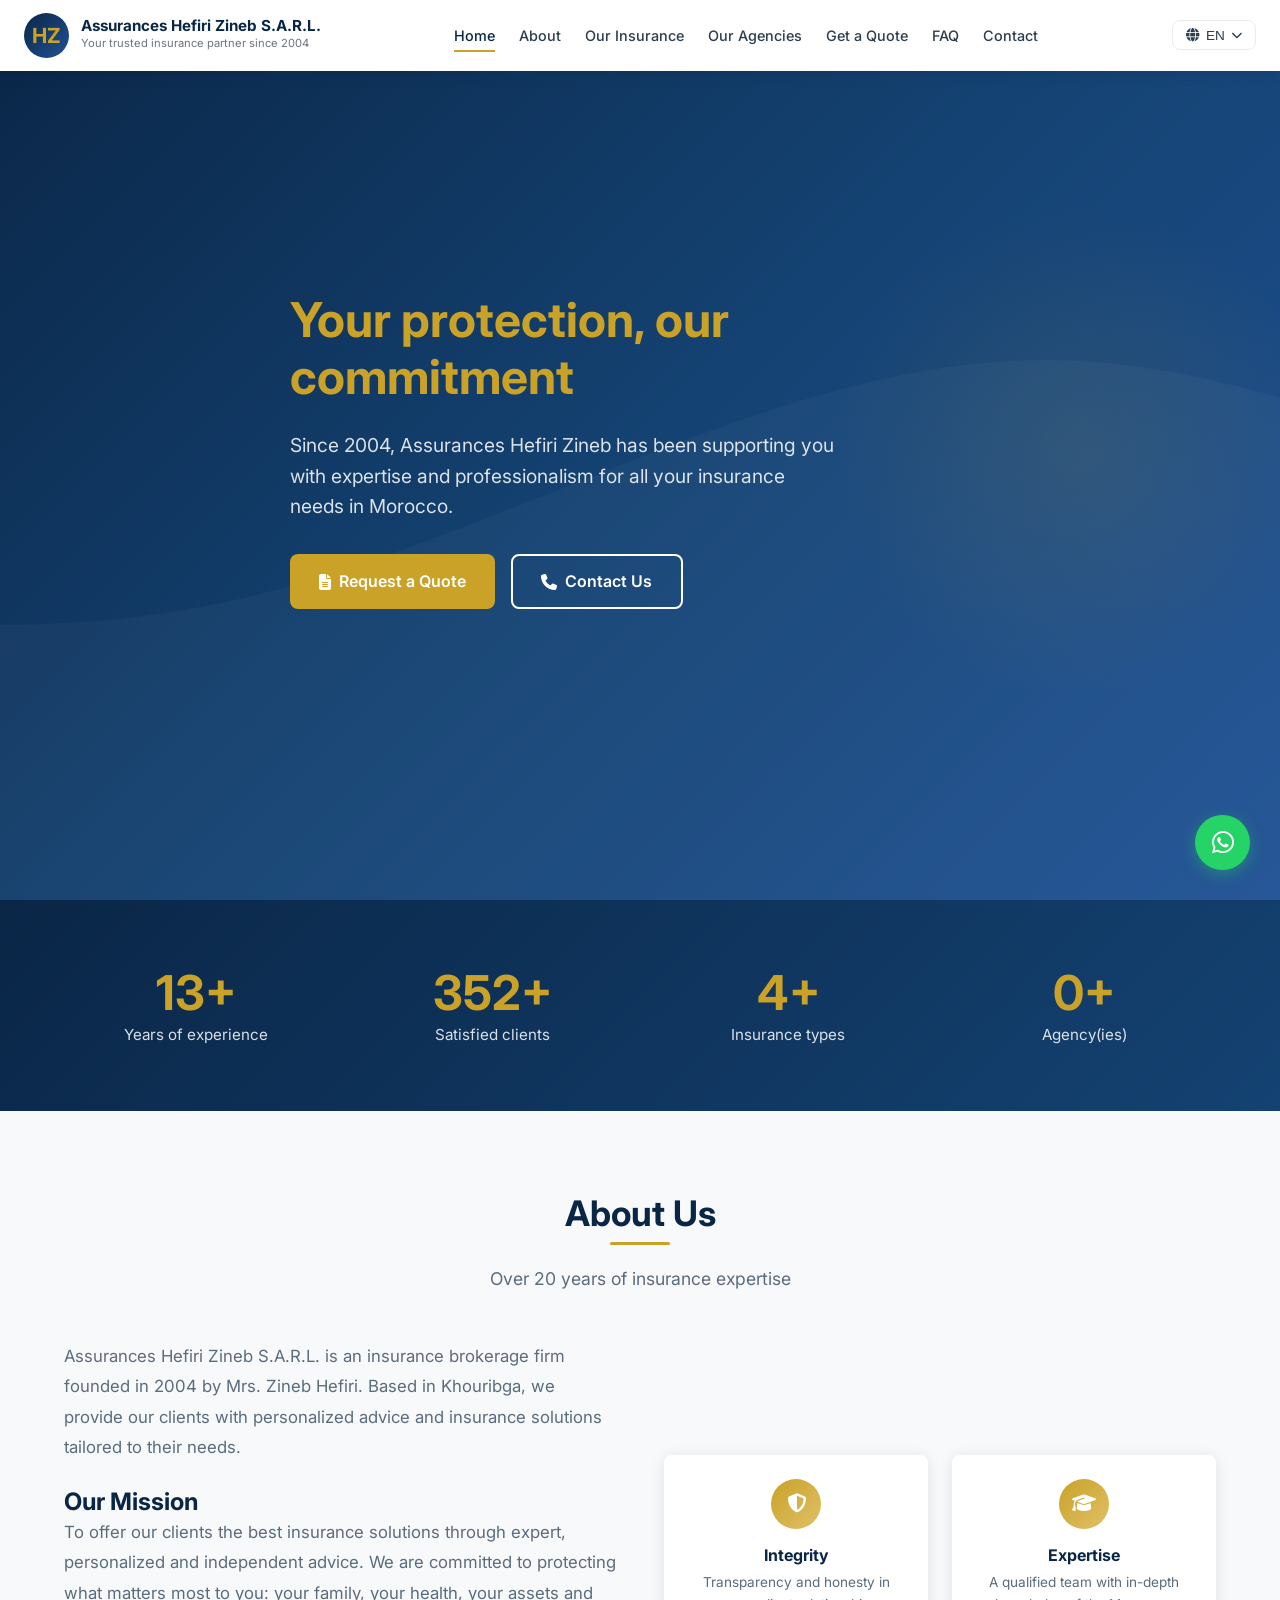
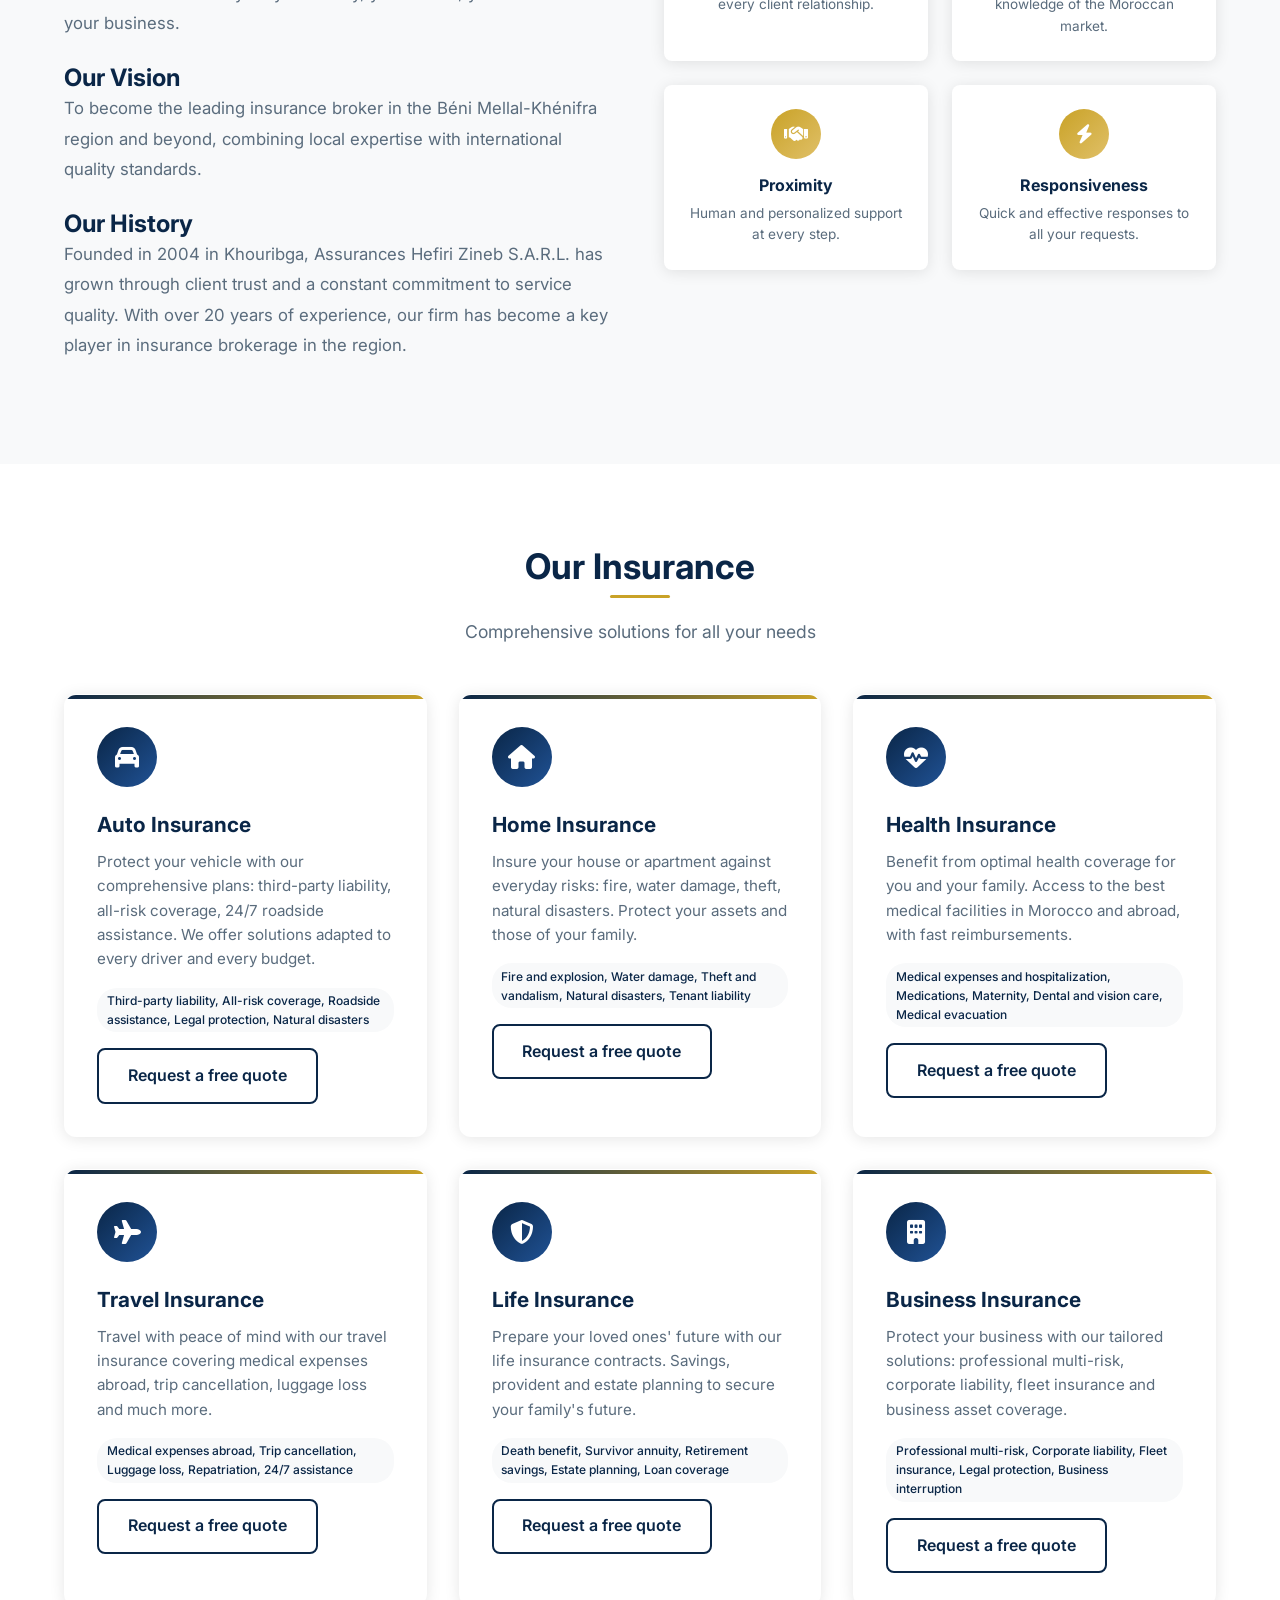
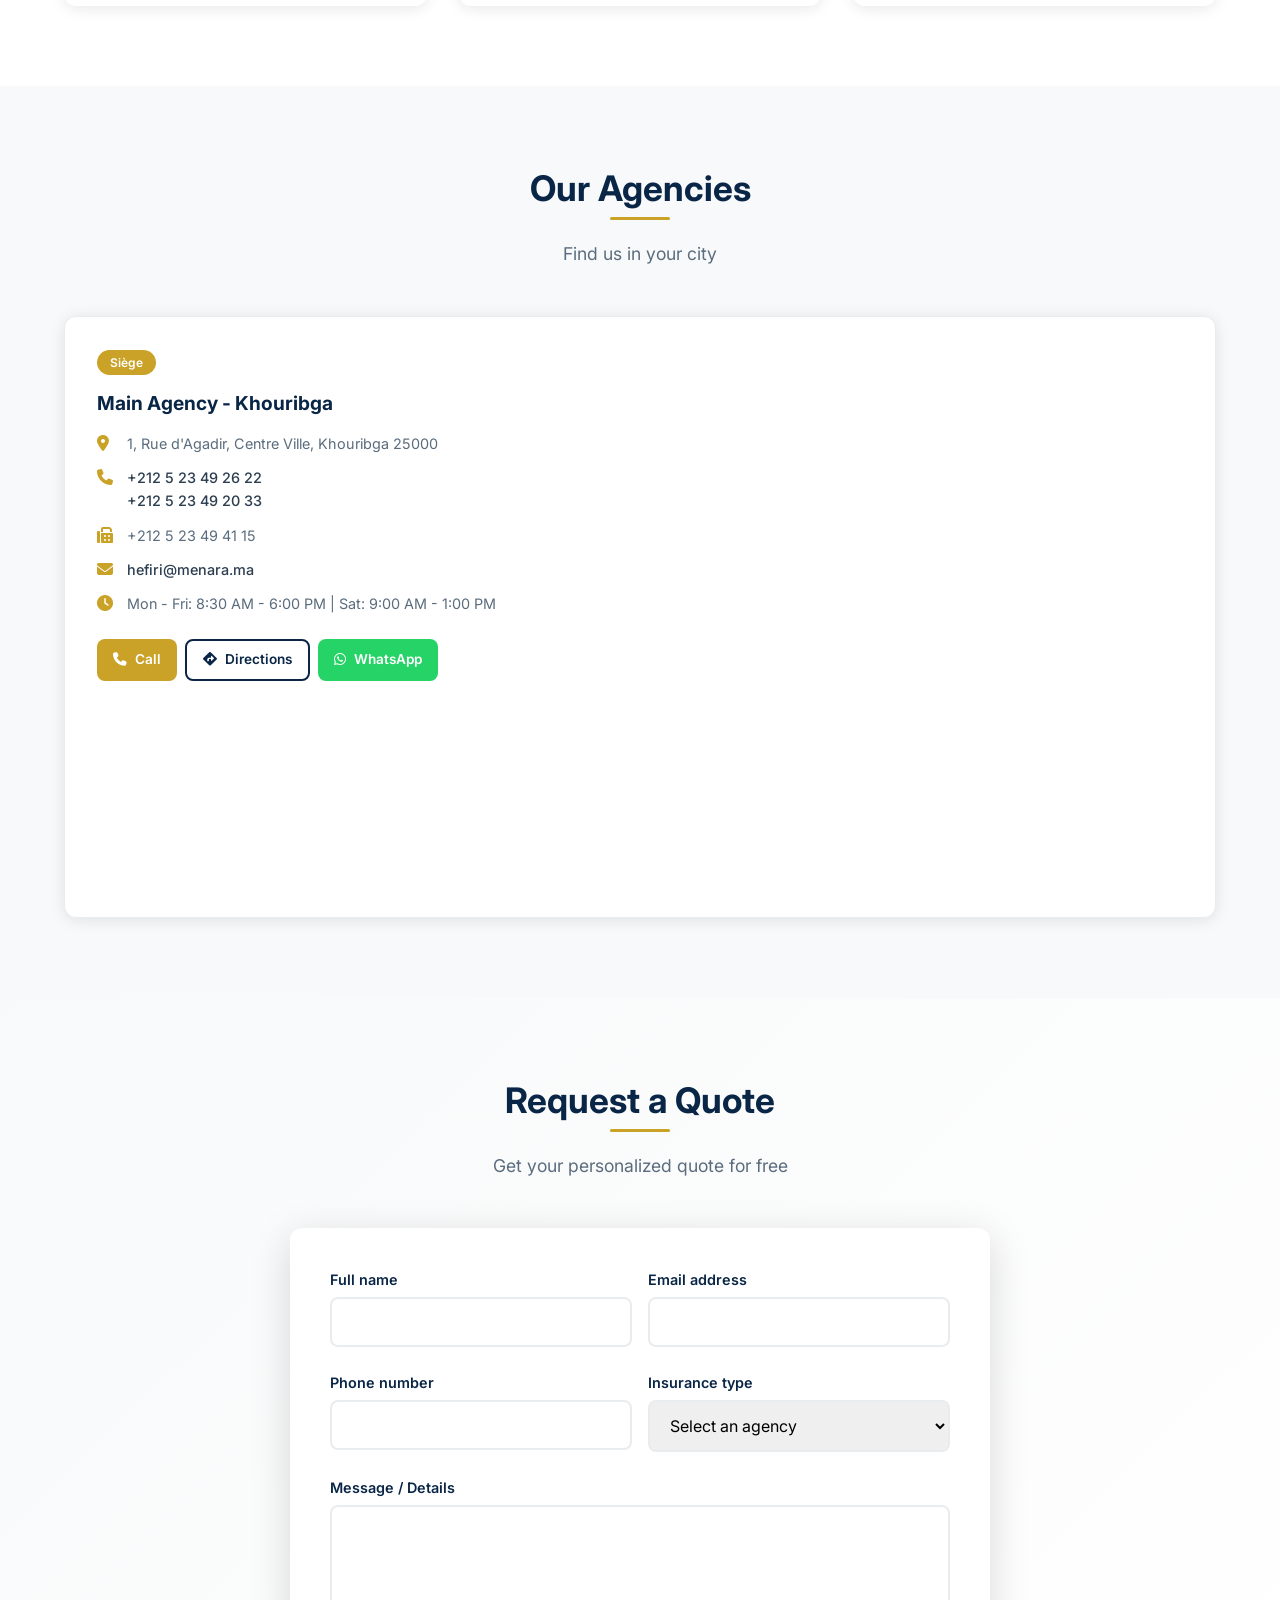
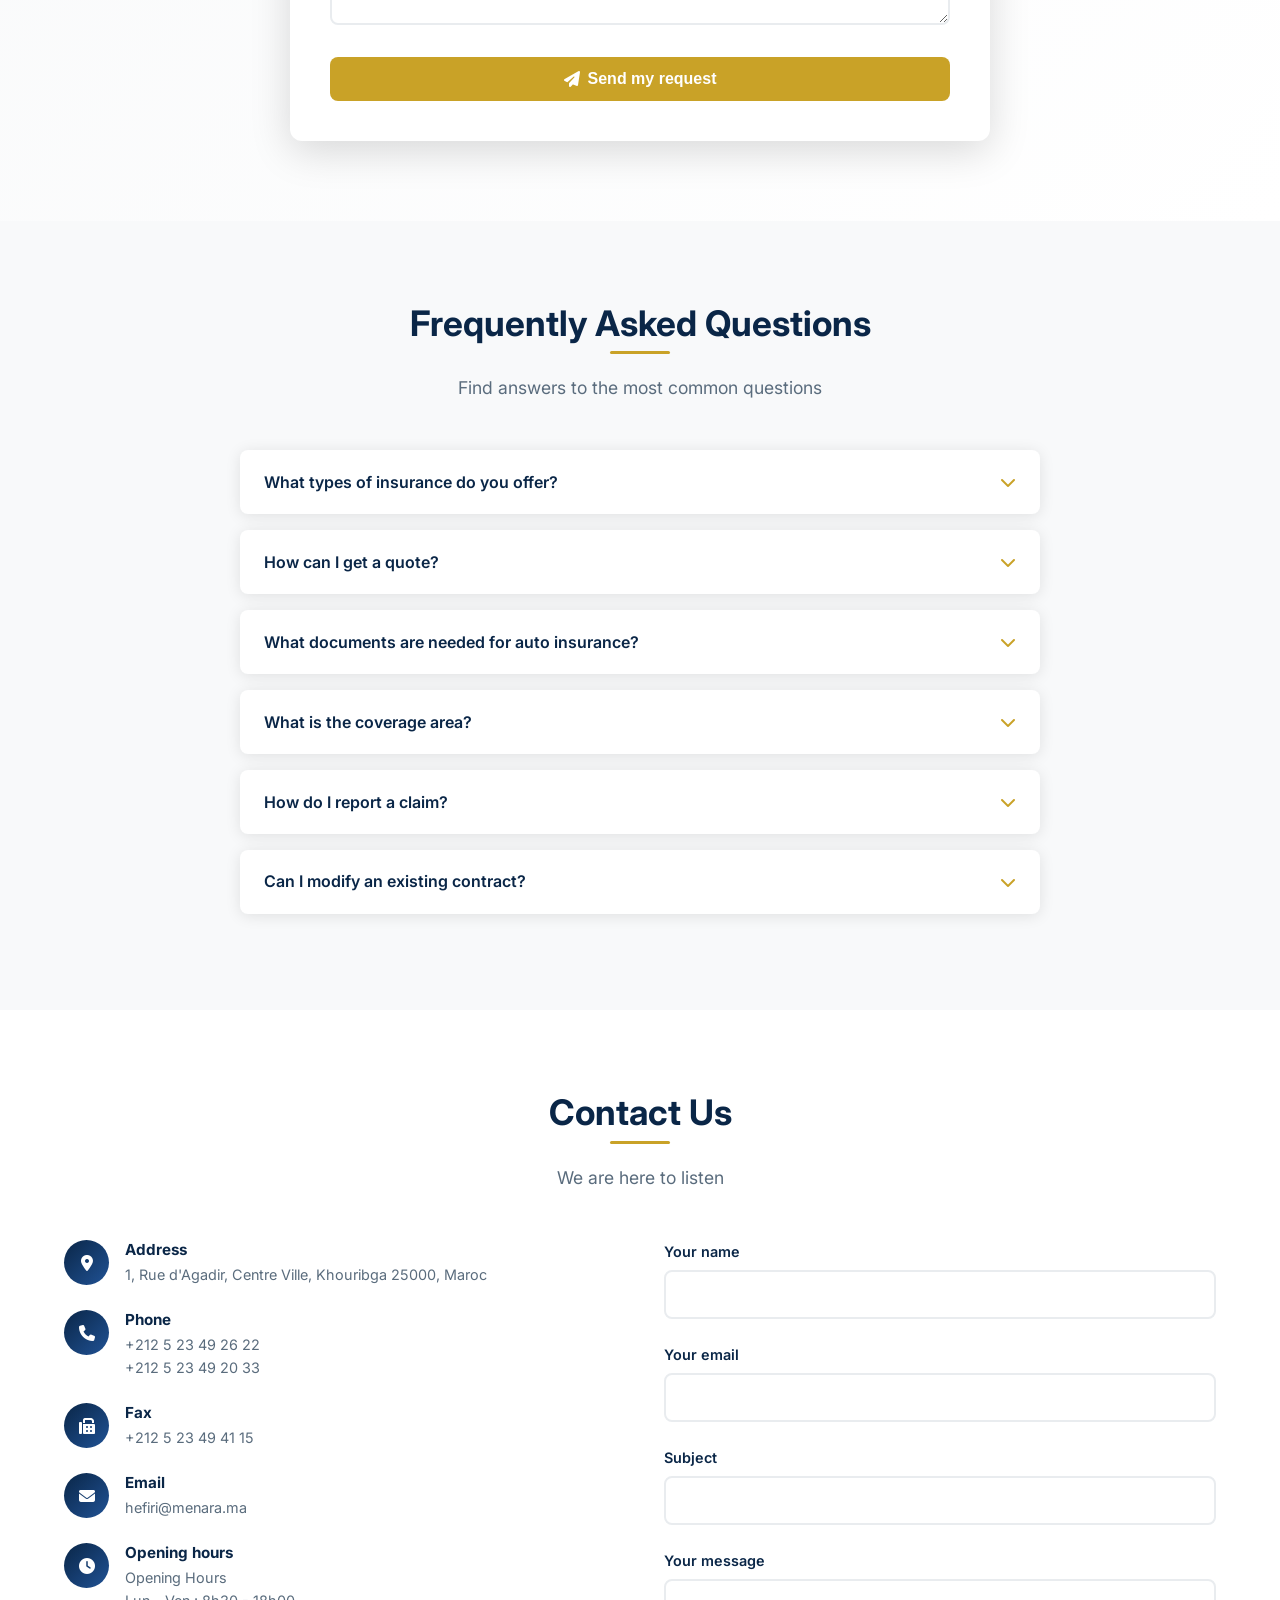
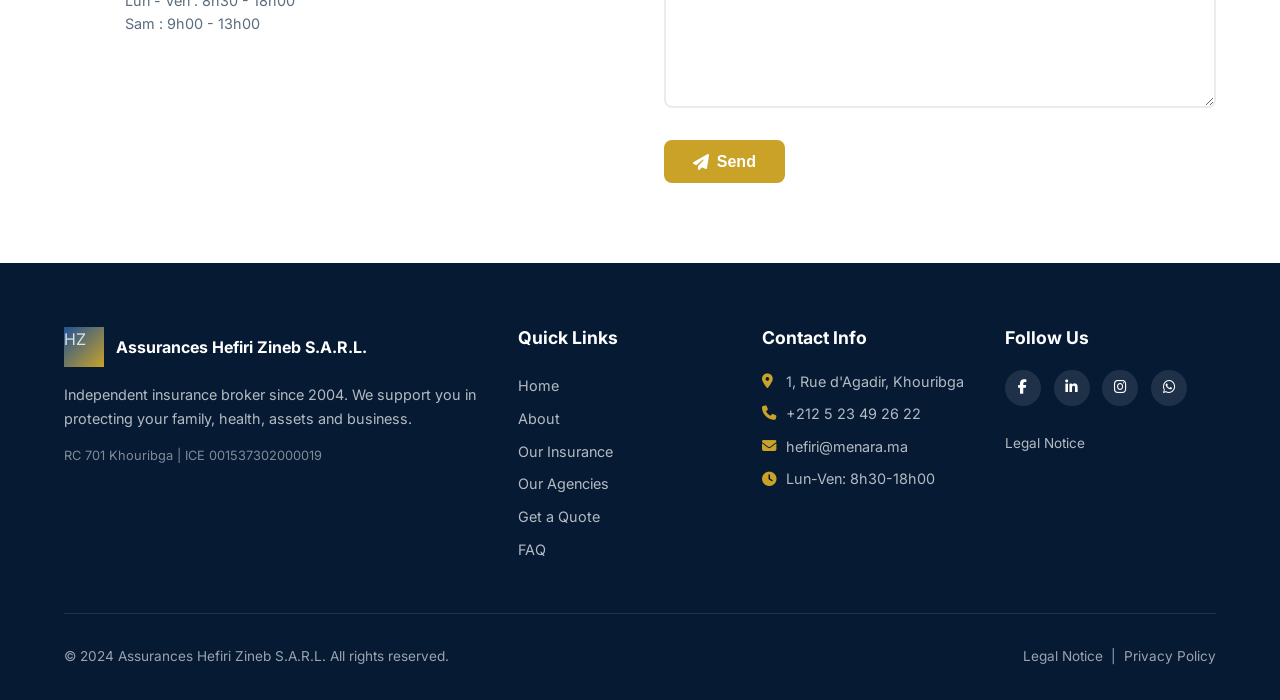
<file: index.html>
<!DOCTYPE html>
<html lang="fr" dir="ltr">
<head>
  <meta charset="UTF-8">
  <meta name="viewport" content="width=device-width, initial-scale=1.0">
  <meta http-equiv="X-UA-Compatible" content="IE=edge">
  
  <!-- SEO Meta Tags -->
  <title>Assurances Hefiri Zineb | Courtier d'assurances à Khouribga, Maroc</title>
  <meta name="description" content="Assurances Hefiri Zineb S.A.R.L. - Courtier d'assurances professionnel depuis 2004 à Khouribga. Automobile, habitation, santé, voyage, vie et entreprise. Devis gratuit.">
  <meta name="keywords" content="assurance, courtier, Khouribga, Maroc, automobile, habitation, santé, voyage, vie, entreprise, hefiri zineb">
  <meta name="author" content="Assurances Hefiri Zineb S.A.R.L.">
  <meta name="robots" content="index, follow">
  
  <!-- Open Graph -->
  <meta property="og:title" content="Assurances Hefiri Zineb | Courtier d'assurances à Khouribga, Maroc">
  <meta property="og:description" content="Courtier d'assurances professionnel depuis 2004 à Khouribga. Solutions complètes en assurance automobile, habitation, santé, voyage, vie et entreprise.">
  <meta property="og:type" content="website">
  <meta property="og:locale" content="fr_MA">
  <meta property="og:locale:alternate" content="en_MA">
  <meta property="og:locale:alternate" content="ar_MA">
  <meta property="og:site_name" content="Assurances Hefiri Zineb S.A.R.L.">
  
  <!-- Hreflang Tags -->
  <link rel="alternate" hreflang="fr" href="?lang=fr">
  <link rel="alternate" hreflang="en" href="?lang=en">
  <link rel="alternate" hreflang="ar" href="?lang=ar">
  <link rel="alternate" hreflang="x-default" href="?lang=fr">
  
  <!-- Fonts -->
  <link rel="preconnect" href="https://fonts.googleapis.com">
  <link rel="preconnect" href="https://fonts.gstatic.com" crossorigin>
  <link href="https://fonts.googleapis.com/css2?family=Inter:wght@300;400;500;600;700;800&family=Tajawal:wght@300;400;500;700;800&display=swap" rel="stylesheet">
  
  <!-- Font Awesome -->
  <link rel="stylesheet" href="https://cdnjs.cloudflare.com/ajax/libs/font-awesome/6.5.1/css/all.min.css">
  
  <!-- Main CSS -->
  <link rel="stylesheet" href="css/style.css">
  
  <!-- Favicon -->
  <link rel="icon" type="image/svg+xml" href="data:image/svg+xml,<svg xmlns='http://www.w3.org/2000/svg' viewBox='0 0 100 100'><circle cx='50' cy='50' r='45' fill='%230a2647'/><text x='50' y='65' text-anchor='middle' fill='%23c9a227' font-size='36' font-weight='bold'>HZ</text></svg>">
  
  <!-- Structured Data -->
  <script type="application/ld+json">
  {
    "@context": "https://schema.org",
    "@type": "InsuranceAgency",
    "name": "Assurances Hefiri Zineb S.A.R.L.",
    "description": "Courtier d'assurances professionnel à Khouribga, Maroc",
    "url": "https://assuranceshefiri.com",
    "telephone": "+212523492622",
    "email": "hefiri@menara.ma",
    "foundingDate": "2004",
    "legalName": "Assurances Hefiri Zineb S.A.R.L.",
    "address": {
      "@type": "PostalAddress",
      "streetAddress": "1, Rue d'Agadir, Centre Ville",
      "addressLocality": "Khouribga",
      "postalCode": "25000",
      "addressRegion": "Béni Mellal-Khénifra",
      "addressCountry": "MA"
    },
    "geo": {
      "@type": "GeoCoordinates",
      "latitude": 32.88220842030078,
      "longitude": -6.91396665058744
    },
    "openingHoursSpecification": [
      {
        "@type": "OpeningHoursSpecification",
        "dayOfWeek": ["Monday", "Tuesday", "Wednesday", "Thursday", "Friday"],
        "opens": "08:30",
        "closes": "18:00"
      },
      {
        "@type": "OpeningHoursSpecification",
        "dayOfWeek": "Saturday",
        "opens": "09:00",
        "closes": "13:00"
      }
    ],
    "priceRange": "$$",
    "sameAs": []
  }
  </script>
</head>
<body>

  <!-- ===== HEADER / NAVIGATION ===== -->
  <header class="header" id="header">
    <nav class="nav" role="navigation" aria-label="Main navigation">
      <a href="#accueil" class="nav-brand">
        <div class="logo-icon">HZ</div>
        <div class="nav-brand-text">
          <span class="brand-name" data-i18n="site.name">Assurances Hefiri Zineb S.A.R.L.</span>
          <span class="brand-tagline" data-i18n="site.tagline">Votre partenaire de confiance en assurance depuis 2004</span>
        </div>
      </a>
      
      <div class="nav-links" id="navLinks">
        <a href="#accueil" data-i18n="nav.home">Accueil</a>
        <a href="#a-propos" data-i18n="nav.about">À propos</a>
        <a href="#services" data-i18n="nav.services">Nos assurances</a>
        <a href="#agences" data-i18n="nav.agencies">Nos agences</a>
        <a href="#devis" data-i18n="nav.quote">Demande de devis</a>
        <a href="#faq" data-i18n="nav.faq">FAQ</a>
        <a href="#contact" data-i18n="nav.contact">Contact</a>
      </div>
      
      <div class="nav-right">
        <!-- Language Selector -->
        <div class="lang-selector">
          <button class="lang-btn" aria-label="Change language" aria-expanded="false">
            <i class="fas fa-globe"></i>
            <span class="lang-btn-text">FR</span>
            <i class="fas fa-chevron-down" style="font-size:0.7rem"></i>
          </button>
          <div class="lang-dropdown">
            <button data-lang="fr" class="active">
              <span>🇫🇷</span> Français
            </button>
            <button data-lang="en">
              <span>🇬🇧</span> English
            </button>
            <button data-lang="ar">
              <span>🇲🇦</span> العربية
            </button>
          </div>
        </div>
        
        <!-- Mobile Toggle -->
        <div class="nav-toggle" id="navToggle" aria-label="Toggle navigation menu">
          <span></span>
          <span></span>
          <span></span>
        </div>
      </div>
    </nav>
  </header>

  <!-- ===== HERO SECTION ===== -->
  <section class="hero" id="accueil">
    <div class="container">
      <div class="hero-content">
        <h1><span class="highlight" data-i18n="hero.title">Votre protection, notre engagement</span></h1>
        <p data-i18n="hero.subtitle">Depuis 2004, Assurances Hefiri Zineb vous accompagne avec expertise et professionnalisme dans tous vos besoins en assurance au Maroc.</p>
        <div class="hero-buttons">
          <a href="#devis" class="btn btn-primary">
            <i class="fas fa-file-alt"></i>
            <span data-i18n="hero.cta1">Demander un devis</span>
          </a>
          <a href="#contact" class="btn btn-secondary">
            <i class="fas fa-phone"></i>
            <span data-i18n="hero.cta2">Nous contacter</span>
          </a>

        </div>
      </div>
    </div>
    <div class="hero-decoration"></div>
  </section>

  <!-- ===== STATS SECTION ===== -->
  <section class="stats-section">
    <div class="container">
      <div class="stats-grid">
        <div class="stat-item fade-in">
          <span class="stat-number" data-count="20">0</span>
          <span class="stat-label" data-i18n="about.fig1">Années d'expérience</span>
        </div>
        <div class="stat-item fade-in">
          <span class="stat-number" data-count="500">0</span>
          <span class="stat-label" data-i18n="about.fig2">Clients satisfaits</span>
        </div>
        <div class="stat-item fade-in">
          <span class="stat-number" data-count="6">0</span>
          <span class="stat-label" data-i18n="about.fig3">Types d'assurance</span>
        </div>
        <div class="stat-item fade-in">
          <span class="stat-number" data-count="1">0</span>
          <span class="stat-label" data-i18n="about.fig4">Agence(s)</span>
        </div>
      </div>
    </div>
  </section>

  <!-- ===== ABOUT SECTION ===== -->
  <section class="section about-section" id="a-propos">
    <div class="container">
      <div class="section-header">
        <h2 data-i18n="about.title">À propos de nous</h2>
        <p data-i18n="about.subtitle">Plus de 20 ans d'expertise en assurance</p>
      </div>
      
      <div class="about-content">
        <div class="about-text fade-in">
          <p data-i18n="about.intro">Assurances Hefiri Zineb S.A.R.L. est un cabinet de courtage en assurances fondé en 2004 par Mme Zineb Hefiri. Basé à Khouribga, nous offrons à nos clients un conseil personnalisé et des solutions d'assurance adaptées à leurs besoins.</p>
          
          <h3 data-i18n="about.mission_title">Notre Mission</h3>
          <p data-i18n="about.mission_text">Offrir à nos clients les meilleures solutions d'assurance grâce à un conseil expert, personnalisé et indépendant. Nous nous engageons à protéger ce qui compte le plus pour vous : votre famille, votre santé, votre patrimoine et votre entreprise.</p>
          
          <h3 data-i18n="about.vision_title">Notre Vision</h3>
          <p data-i18n="about.vision_text">Devenir le courtier d'assurances de référence dans la région Béni Mellal-Khénifra et au-delà, en combinant expertise locale et standards internationaux de qualité de service.</p>
          
          <h3 data-i18n="about.history_title">Notre Histoire</h3>
          <p data-i18n="about.history_text">Fondée en 2004 à Khouribga, Assurances Hefiri Zineb S.A.R.L. s'est développée grâce à la confiance de ses clients et à un engagement constant envers la qualité de service. Avec plus de 20 ans d'expérience, notre cabinet est devenu un acteur incontournable du courtage en assurance dans la région.</p>
        </div>
        
        <div class="about-values fade-in">
          <div class="value-card">
            <div class="value-icon"><i class="fas fa-shield-alt"></i></div>
            <h4 data-i18n="about.value1_title">Intégrité</h4>
            <p data-i18n="about.value1_text">Transparence et honnêteté dans chaque relation client.</p>
          </div>
          <div class="value-card">
            <div class="value-icon"><i class="fas fa-graduation-cap"></i></div>
            <h4 data-i18n="about.value2_title">Expertise</h4>
            <p data-i18n="about.value2_text">Une équipe qualifiée avec une connaissance approfondie du marché marocain.</p>
          </div>
          <div class="value-card">
            <div class="value-icon"><i class="fas fa-handshake"></i></div>
            <h4 data-i18n="about.value3_title">Proximité</h4>
            <p data-i18n="about.value3_text">Un accompagnement humain et personnalisé, à chaque étape.</p>
          </div>
          <div class="value-card">
            <div class="value-icon"><i class="fas fa-bolt"></i></div>
            <h4 data-i18n="about.value4_title">Réactivité</h4>
            <p data-i18n="about.value4_text">Des réponses rapides et efficaces à toutes vos demandes.</p>
          </div>
        </div>
      </div>
    </div>
  </section>

  <!-- ===== SERVICES SECTION ===== -->
  <section class="section" id="services">
    <div class="container">
      <div class="section-header">
        <h2 data-i18n="services.title">Nos Assurances</h2>
        <p data-i18n="services.subtitle">Des solutions complètes pour tous vos besoins</p>
      </div>
      
      <div class="services-grid">
        <!-- Auto Insurance -->
        <div class="service-card fade-in">
          <div class="service-icon"><i class="fas fa-car"></i></div>
          <h3 data-i18n="services.auto_title">Assurance Automobile</h3>
          <p data-i18n="services.auto_desc">Protégez votre véhicule avec nos formules complètes : responsabilité civile, tous risques, assistance routière 24h/24. Nous proposons des solutions adaptées à chaque conducteur et chaque budget.</p>
          <div class="service-guarantees">
            <span data-i18n="services.auto_guarantees">Responsabilité civile, Dommages tous risques, Assistance et dépannage, Protection juridique, Catastrophes naturelles</span>
          </div>
          <a href="#devis" class="btn btn-outline" style="margin-top:1rem" data-i18n="services.cta">Demander un devis gratuit</a>
        </div>

        <!-- Habitation Insurance -->
        <div class="service-card fade-in">
          <div class="service-icon"><i class="fas fa-home"></i></div>
          <h3 data-i18n="services.habitation_title">Assurance Habitation</h3>
          <p data-i18n="services.habitation_desc">Assurez votre maison ou appartement contre les risques du quotidien : incendie, dégâts des eaux, vol, catastrophes naturelles. Protégez votre patrimoine et celui de votre famille.</p>
          <div class="service-guarantees">
            <span data-i18n="services.habitation_guarantees">Incendie et explosion, Dégâts des eaux, Vol et vandalisme, Catastrophes naturelles, Responsabilité civile locataire</span>
          </div>
          <a href="#devis" class="btn btn-outline" style="margin-top:1rem" data-i18n="services.cta">Demander un devis gratuit</a>
        </div>

        <!-- Santé Insurance -->
        <div class="service-card fade-in">
          <div class="service-icon"><i class="fas fa-heartbeat"></i></div>
          <h3 data-i18n="services.sante_title">Assurance Santé</h3>
          <p data-i18n="services.sante_desc">Bénéficiez d'une couverture santé optimale pour vous et votre famille. Accès aux meilleurs établissements de soins au Maroc et à l'étranger, avec des remboursements rapides.</p>
          <div class="service-guarantees">
            <span data-i18n="services.sante_guarantees">Frais médicaux et hospitalisation, Médicaments, Maternité, Soins dentaires et optiques, Évacuation sanitaire</span>
          </div>
          <a href="#devis" class="btn btn-outline" style="margin-top:1rem" data-i18n="services.cta">Demander un devis gratuit</a>
        </div>

        <!-- Voyage Insurance -->
        <div class="service-card fade-in">
          <div class="service-icon"><i class="fas fa-plane"></i></div>
          <h3 data-i18n="services.voyage_title">Assurance Voyage</h3>
          <p data-i18n="services.voyage_desc">Voyagez l'esprit tranquille avec notre assurance voyage couvrant les frais médicaux à l'étranger, l'annulation de voyage, la perte de bagages et bien plus encore.</p>
          <div class="service-guarantees">
            <span data-i18n="services.voyage_guarantees">Frais médicaux à l'étranger, Annulation de voyage, Perte de bagages, Rapatriement, Assistance 24h/24</span>
          </div>
          <a href="#devis" class="btn btn-outline" style="margin-top:1rem" data-i18n="services.cta">Demander un devis gratuit</a>
        </div>

        <!-- Vie Insurance -->
        <div class="service-card fade-in">
          <div class="service-icon"><i class="fas fa-shield-alt"></i></div>
          <h3 data-i18n="services.vie_title">Assurance Vie</h3>
          <p data-i18n="services.vie_desc">Préparez l'avenir de vos proches avec nos contrats d'assurance vie. Épargne, prévoyance et transmission patrimoniale pour sécuriser le futur de votre famille.</p>
          <div class="service-guarantees">
            <span data-i18n="services.vie_guarantees">Capital décès, Rente de survie, Épargne retraite, Transmission patrimoniale, Couverture emprunteur</span>
          </div>
          <a href="#devis" class="btn btn-outline" style="margin-top:1rem" data-i18n="services.cta">Demander un devis gratuit</a>
        </div>

        <!-- Entreprise Insurance -->
        <div class="service-card fade-in">
          <div class="service-icon"><i class="fas fa-building"></i></div>
          <h3 data-i18n="services.entreprise_title">Assurance Entreprise</h3>
          <p data-i18n="services.entreprise_desc">Protégez votre activité professionnelle avec nos solutions sur mesure : multirisque professionnelle, responsabilité civile entreprise, assurance flotte et couverture des biens professionnels.</p>
          <div class="service-guarantees">
            <span data-i18n="services.entreprise_guarantees">Multirisque professionnelle, Responsabilité civile entreprise, Assurance flotte automobile, Protection juridique, Pertes d'exploitation</span>
          </div>
          <a href="#devis" class="btn btn-outline" style="margin-top:1rem" data-i18n="services.cta">Demander un devis gratuit</a>
        </div>
      </div>
    </div>
  </section>

  <!-- ===== AGENCIES SECTION ===== -->
  <section class="section" id="agences" style="background:var(--light)">
    <div class="container">
      <div class="section-header">
        <h2 data-i18n="agencies.title">Nos Agences</h2>
        <p data-i18n="agencies.subtitle">Retrouvez-nous dans votre ville</p>
      </div>
      
      <div class="agencies-grid" id="agencies-container">
        <!-- Agencies will be rendered dynamically by JavaScript -->
      </div>
    </div>
  </section>

  <!-- ===== QUOTE SECTION ===== -->
  <section class="section quote-section" id="devis">
    <div class="container">
      <div class="section-header">
        <h2 data-i18n="quote.title">Demande de Devis</h2>
        <p data-i18n="quote.subtitle">Obtenez votre devis personnalisé gratuitement</p>
      </div>
      
      <div class="quote-form">
        <form id="quoteForm" novalidate>
          <div class="form-row">
            <div class="form-group">
              <label for="quoteName" data-i18n="quote.form.name">Nom complet</label>
              <input type="text" id="quoteName" name="name" required placeholder="">
            </div>
            <div class="form-group">
              <label for="quoteEmail" data-i18n="quote.form.email">Adresse e-mail</label>
              <input type="email" id="quoteEmail" name="email" required>
            </div>
          </div>
          
          <div class="form-row">
            <div class="form-group">
              <label for="quotePhone" data-i18n="quote.form.phone">Téléphone</label>
              <input type="tel" id="quotePhone" name="phone" required>
            </div>
            <div class="form-group">
              <label for="quoteType" data-i18n="quote.form.insurance_type">Type d'assurance</label>
              <select id="quoteType" name="insurance_type" required>
                <option value="" data-i18n="quote.select_agency">-- Sélectionnez --</option>
                <option value="auto" data-i18n="quote.form.type_auto">Automobile</option>
                <option value="habitation" data-i18n="quote.form.type_habitation">Habitation</option>
                <option value="sante" data-i18n="quote.form.type_sante">Santé</option>
                <option value="voyage" data-i18n="quote.form.type_voyage">Voyage</option>
                <option value="vie" data-i18n="quote.form.type_vie">Vie</option>
                <option value="entreprise" data-i18n="quote.form.type_entreprise">Entreprise</option>
              </select>
            </div>
          </div>
          
          <div class="form-group">
            <label for="quoteMessage" data-i18n="quote.form.message">Message / Détails</label>
            <textarea id="quoteMessage" name="message" rows="4" placeholder=""></textarea>
          </div>
          
          <button type="submit" class="btn btn-primary" style="width:100%;justify-content:center">
            <i class="fas fa-paper-plane"></i>
            <span data-i18n="quote.form.submit">Envoyer ma demande</span>
          </button>
          
          <div class="form-message" id="quoteMessageResult"></div>
        </form>
      </div>
    </div>
  </section>

  <!-- ===== FAQ SECTION ===== -->
  <section class="section faq-section" id="faq">
    <div class="container">
      <div class="section-header">
        <h2 data-i18n="faq.title">Questions Fréquentes</h2>
        <p data-i18n="faq.subtitle">Retrouvez les réponses aux questions les plus courantes</p>
      </div>
      
      <div class="faq-list">
        <div class="faq-item fade-in">
          <div class="faq-question">
            <span data-faq-q="1" data-i18n="faq.q1">Quels types d'assurance proposez-vous ?</span>
            <i class="fas fa-chevron-down"></i>
          </div>
          <div class="faq-answer">
            <p data-faq-a="1" data-i18n="faq.a1">Nous proposons une large gamme d'assurances : automobile, habitation, santé, voyage, vie et assurance entreprise. Chaque solution est adaptée à vos besoins spécifiques.</p>
          </div>
        </div>
        
        <div class="faq-item fade-in">
          <div class="faq-question">
            <span data-faq-q="2" data-i18n="faq.q2">Comment obtenir un devis ?</span>
            <i class="fas fa-chevron-down"></i>
          </div>
          <div class="faq-answer">
            <p data-faq-a="2" data-i18n="faq.a2">Vous pouvez obtenir un devis gratuitement en remplissant notre formulaire en ligne, en nous appelant au +212 5 23 49 26 22 ou en vous rendant directement dans notre agence à Khouribga.</p>
          </div>
        </div>
        
        <div class="faq-item fade-in">
          <div class="faq-question">
            <span data-faq-q="3" data-i18n="faq.q3">Quels documents fournir pour une assurance automobile ?</span>
            <i class="fas fa-chevron-down"></i>
          </div>
          <div class="faq-answer">
            <p data-faq-a="3" data-i18n="faq.a3">Pour une assurance automobile, vous aurez besoin de votre carte d'identité, carte grise du véhicule, permis de conduire et votre historique de conduite (relevé d'informations).</p>
          </div>
        </div>
        
        <div class="faq-item fade-in">
          <div class="faq-question">
            <span data-faq-q="4" data-i18n="faq.q4">Quelle est la zone de couverture ?</span>
            <i class="fas fa-chevron-down"></i>
          </div>
          <div class="faq-answer">
            <p data-faq-a="4" data-i18n="faq.a4">Nos assurances couvrent l'ensemble du territoire marocain. Pour l'assurance voyage, la couverture s'étend à l'international selon les formules choisies.</p>
          </div>
        </div>
        
        <div class="faq-item fade-in">
          <div class="faq-question">
            <span data-faq-q="5" data-i18n="faq.q5">Comment déclarer un sinistre ?</span>
            <i class="fas fa-chevron-down"></i>
          </div>
          <div class="faq-answer">
            <p data-faq-a="5" data-i18n="faq.a5">En cas de sinistre, contactez-nous immédiatement par téléphone au +212 5 23 49 26 22 ou par email à hefiri@menara.ma. Notre équipe vous guidera dans les démarches à suivre.</p>
          </div>
        </div>
        
        <div class="faq-item fade-in">
          <div class="faq-question">
            <span data-faq-q="6" data-i18n="faq.q6">Peut-on modifier un contrat en cours ?</span>
            <i class="fas fa-chevron-down"></i>
          </div>
          <div class="faq-answer">
            <p data-faq-a="6" data-i18n="faq.a6">Oui, vous pouvez modifier votre contrat à tout moment. Contactez-nous pour étudier vos besoins et ajuster vos garanties en conséquence.</p>
          </div>
        </div>
      </div>
    </div>
  </section>

  <!-- ===== CONTACT SECTION ===== -->
  <section class="section contact-section" id="contact">
    <div class="container">
      <div class="section-header">
        <h2 data-i18n="contact.title">Contactez-nous</h2>
        <p data-i18n="contact.subtitle">Nous sommes à votre écoute</p>
      </div>
      
      <div class="contact-grid">
        <div class="contact-info-list fade-in">
          <div class="contact-info-item">
            <div class="icon-circle"><i class="fas fa-map-marker-alt"></i></div>
            <div>
              <h4 data-i18n="contact.address_label">Adresse</h4>
              <p>1, Rue d'Agadir, Centre Ville, Khouribga 25000, Maroc</p>
            </div>
          </div>
          
          <div class="contact-info-item">
            <div class="icon-circle"><i class="fas fa-phone"></i></div>
            <div>
              <h4 data-i18n="contact.phone_label">Téléphone</h4>
              <p>
                <a href="tel:+212523492622">+212 5 23 49 26 22</a><br>
                <a href="tel:+212523492033">+212 5 23 49 20 33</a>
              </p>
            </div>
          </div>
          
          <div class="contact-info-item">
            <div class="icon-circle"><i class="fas fa-fax"></i></div>
            <div>
              <h4 data-i18n="contact.fax_label">Fax</h4>
              <p>+212 5 23 49 41 15</p>
            </div>
          </div>
          
          <div class="contact-info-item">
            <div class="icon-circle"><i class="fas fa-envelope"></i></div>
            <div>
              <h4 data-i18n="contact.email_label">Email</h4>
              <p><a href="mailto:hefiri@menara.ma">hefiri@menara.ma</a></p>
            </div>
          </div>
          
          <div class="contact-info-item">
            <div class="icon-circle"><i class="fas fa-clock"></i></div>
            <div>
              <h4 data-i18n="contact.hours_label">Horaires d'ouverture</h4>
              <p>
                <span data-i18n="agencies.hours">Horaires</span><br>
                <span>Lun - Ven : 8h30 - 18h00</span><br>
                <span>Sam : 9h00 - 13h00</span>
              </p>
            </div>
          </div>
        </div>
        
        <div class="fade-in">
          <form id="contactForm" novalidate>
            <div class="form-group">
              <label for="contactName" data-i18n="contact.form_name">Votre nom</label>
              <input type="text" id="contactName" name="name" required>
            </div>
            
            <div class="form-group">
              <label for="contactEmail" data-i18n="contact.form_email">Votre email</label>
              <input type="email" id="contactEmail" name="email" required>
            </div>
            
            <div class="form-group">
              <label for="contactSubject" data-i18n="contact.form_subject">Sujet</label>
              <input type="text" id="contactSubject" name="subject" required>
            </div>
            
            <div class="form-group">
              <label for="contactMessage" data-i18n="contact.form_message">Votre message</label>
              <textarea id="contactMessage" name="message" rows="5" required></textarea>
            </div>
            
            <button type="submit" class="btn btn-primary">
              <i class="fas fa-paper-plane"></i>
              <span data-i18n="contact.form_send">Envoyer</span>
            </button>
            
            <div class="form-message" id="contactMessageResult"></div>
          </form>
        </div>
      </div>
    </div>
  </section>

  <!-- ===== FOOTER ===== -->
  <footer class="footer">
    <div class="container">
      <div class="footer-grid">
        <div class="footer-brand">
          <div style="display:flex;align-items:center;gap:0.75rem;margin-bottom:0.5rem">
            <div class="logo-icon" style="width:40px;height:40px;font-size:1rem;background:linear-gradient(135deg,var(--secondary),var(--accent))">HZ</div>
            <h4 style="margin:0;font-size:1rem" data-i18n="site.name">Assurances Hefiri Zineb S.A.R.L.</h4>
          </div>
          <p data-i18n="footer.description">Courtier d'assurances indépendant depuis 2004. Nous vous accompagnons dans la protection de votre famille, votre santé, votre patrimoine et votre entreprise.</p>
          <p style="font-size:0.8rem;opacity:0.7;margin-top:0.5rem" data-i18n="footer.rc_info">RC 701 Khouribga | ICE 001537302000019</p>
        </div>
        
        <div>
          <h4 data-i18n="footer.quick_links">Liens rapides</h4>
          <div class="footer-links">
            <a href="#accueil" data-i18n="nav.home">Accueil</a>
            <a href="#a-propos" data-i18n="nav.about">À propos</a>
            <a href="#services" data-i18n="nav.services">Nos assurances</a>
            <a href="#agences" data-i18n="nav.agencies">Nos agences</a>
            <a href="#devis" data-i18n="nav.quote">Demande de devis</a>
            <a href="#faq" data-i18n="nav.faq">FAQ</a>
          </div>
        </div>
        
        <div>
          <h4 data-i18n="footer.contact_info">Coordonnées</h4>
          <div class="footer-contact">
            <p><i class="fas fa-map-marker-alt"></i> 1, Rue d'Agadir, Khouribga</p>
            <p><i class="fas fa-phone"></i> <a href="tel:+212523492622" style="color:inherit">+212 5 23 49 26 22</a></p>
            <p><i class="fas fa-envelope"></i> <a href="mailto:hefiri@menara.ma" style="color:inherit">hefiri@menara.ma</a></p>
            <p><i class="fas fa-clock"></i> Lun-Ven: 8h30-18h00</p>
          </div>
        </div>
        
        <div>
          <h4 data-i18n="footer.follow_us">Suivez-nous</h4>
          <!-- Social links: Information à compléter - Ajouter les liens des réseaux sociaux -->
          <div class="footer-social">
            <a href="#" aria-label="Facebook" title="Facebook"><i class="fab fa-facebook-f"></i></a>
            <a href="#" aria-label="LinkedIn" title="LinkedIn"><i class="fab fa-linkedin-in"></i></a>
            <a href="#" aria-label="Instagram" title="Instagram"><i class="fab fa-instagram"></i></a>
            <a href="https://wa.me/212523492622" aria-label="WhatsApp" title="WhatsApp"><i class="fab fa-whatsapp"></i></a>
          </div>
          <div style="margin-top:1.5rem">
            <a href="#mentions-legales" style="color:rgba(255,255,255,0.7);font-size:0.85rem" data-i18n="footer.legal">Mentions légales</a>
          </div>
        </div>
      </div>
      
      <div class="footer-bottom">
        <p data-i18n="footer.copyright">© 2024 Assurances Hefiri Zineb S.A.R.L. Tous droits réservés.</p>
        <p>
          <a href="#mentions-legales" style="color:rgba(255,255,255,0.6)" data-i18n="footer.legal">Mentions légales</a>
          &nbsp;|&nbsp;
          <a href="#mentions-legales" style="color:rgba(255,255,255,0.6)" data-i18n="footer.privacy">Politique de confidentialité</a>
        </p>
      </div>
    </div>
  </footer>

  <!-- ===== WHATSAPP FLOATING BUTTON ===== -->
  <div class="whatsapp-float">
    <a href="https://wa.me/212523492622" target="_blank" rel="noopener" aria-label="Contactez-nous sur WhatsApp" title="WhatsApp">
      <i class="fab fa-whatsapp"></i>
    </a>
  </div>

  <!-- ===== SCROLL TO TOP ===== -->
  <button class="scroll-top" aria-label="Retour en haut">
    <i class="fas fa-chevron-up"></i>
  </button>

  <!-- ===== LEGAL SECTION (hidden by default, shown as anchor) ===== -->
  <section class="section legal-section" id="mentions-legales" style="display:none">
    <div class="container">
      <div class="legal-content">
        <h2 data-i18n="legal.title">Mentions Légales</h2>
        
        <h3 data-i18n="legal.section1_title">Éditeur du site</h3>
        <p data-i18n="legal.section1_text">Assurances Hefiri Zineb S.A.R.L.
1, Rue d'Agadir, Centre Ville, Khouribga 25000, Maroc
Tél : +212 5 23 49 26 22
Email : hefiri@menara.ma
RC : 701 Khouribga
ICE : 001537302000019
Directeur de publication : Mme Zineb Hefiri</p>
        
        <h3 data-i18n="legal.section2_title">Protection des données personnelles</h3>
        <p data-i18n="legal.section2_text">Conformément à la loi n° 09-08 relative à la protection des personnes physiques à l'égard du traitement des données à caractère personnel, vous disposez d'un droit d'accès, de rectification et de suppression de vos données personnelles. Pour exercer ce droit, veuillez nous contacter par email à hefiri@menara.ma ou par courrier postal à l'adresse indiquée ci-dessus.</p>
        
        <h3 data-i18n="legal.section3_title">Propriété intellectuelle</h3>
        <p data-i18n="legal.section3_text">L'ensemble du contenu de ce site (textes, images, logos, graphismes) est la propriété exclusive de Assurances Hefiri Zineb S.A.R.L. Toute reproduction, même partielle, est interdite sans autorisation préalable écrite.</p>
        
        <h3 data-i18n="legal.section4_title">Responsabilité</h3>
        <p data-i18n="legal.section4_text">Les informations présentes sur ce site sont fournies à titre indicatif. Assurances Hefiri Zineb S.A.R.L. ne saurait être tenu responsable des erreurs ou omissions dans les informations diffusées sur ce site.</p>
      </div>
    </div>
  </section>

  <!-- Scripts -->
  <script src="js/i18n.js"></script>
  <script src="js/app.js"></script>
</body>
</html>
</file>
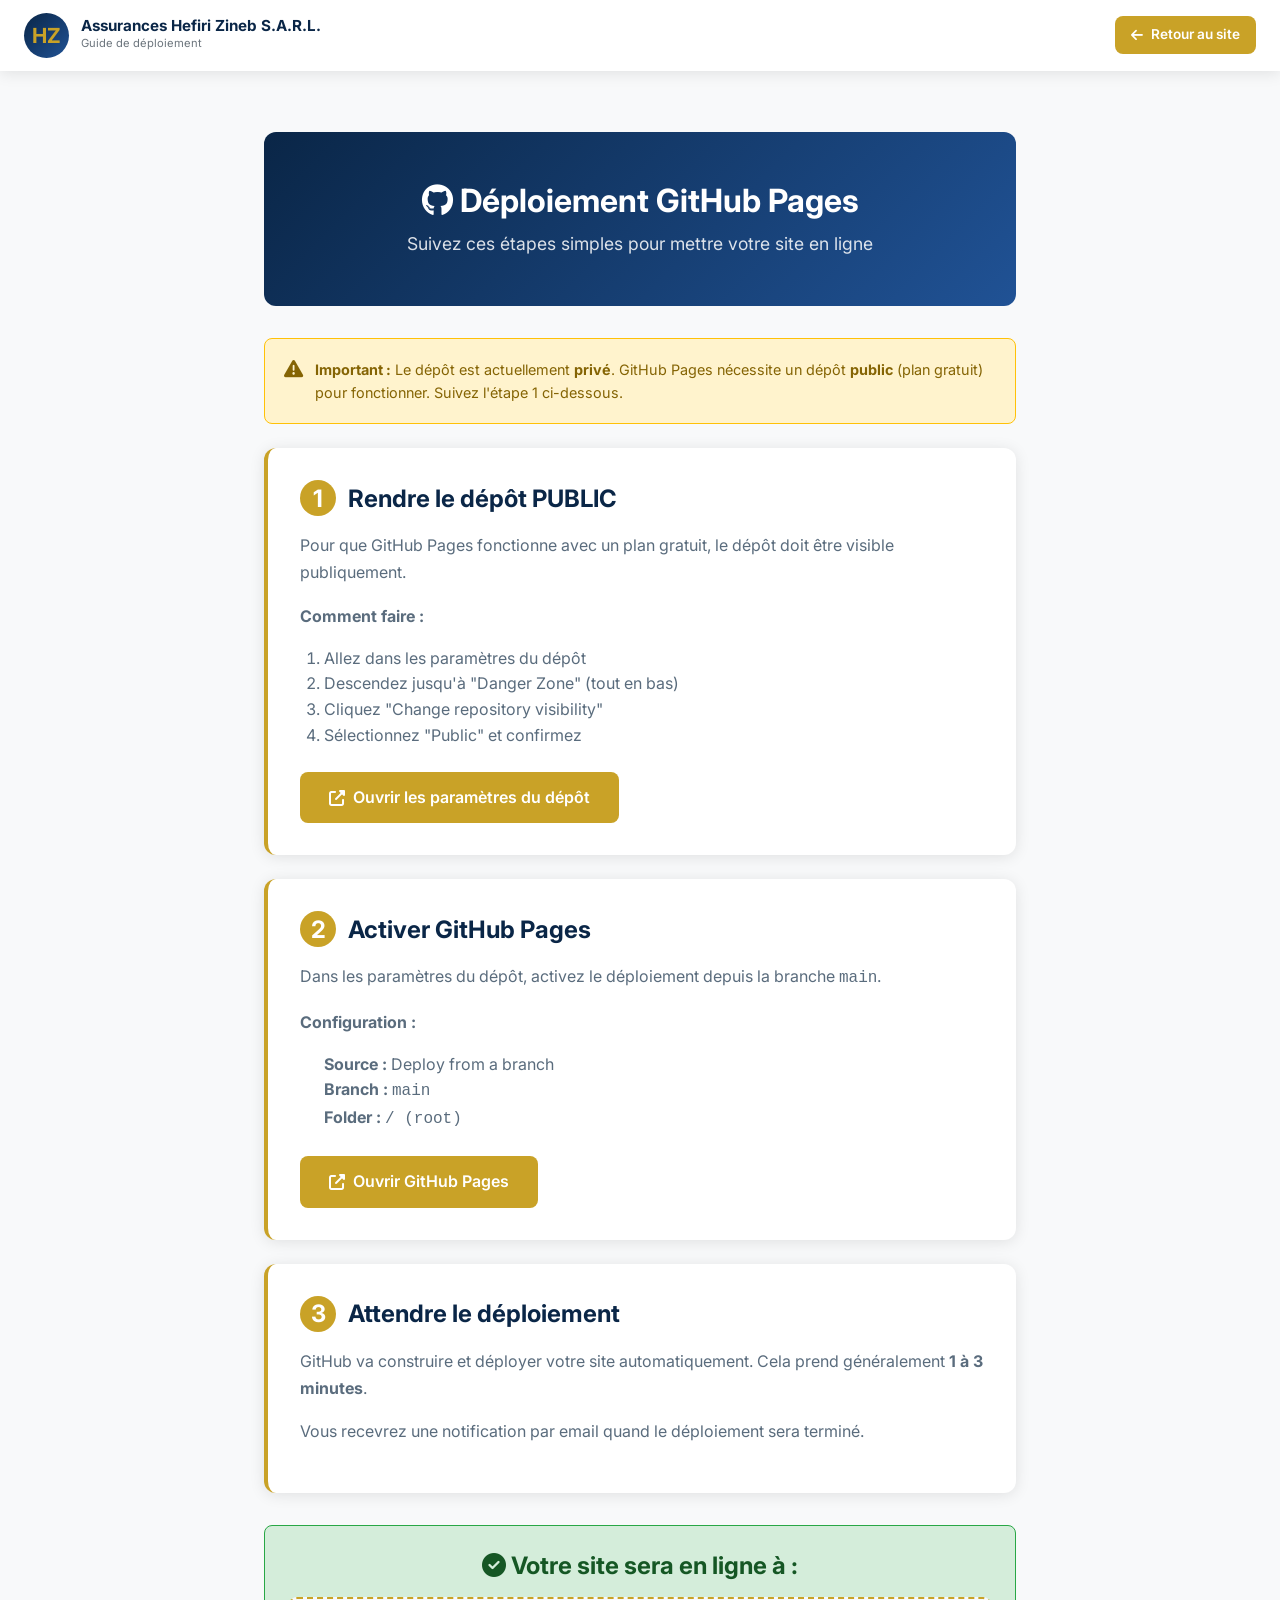
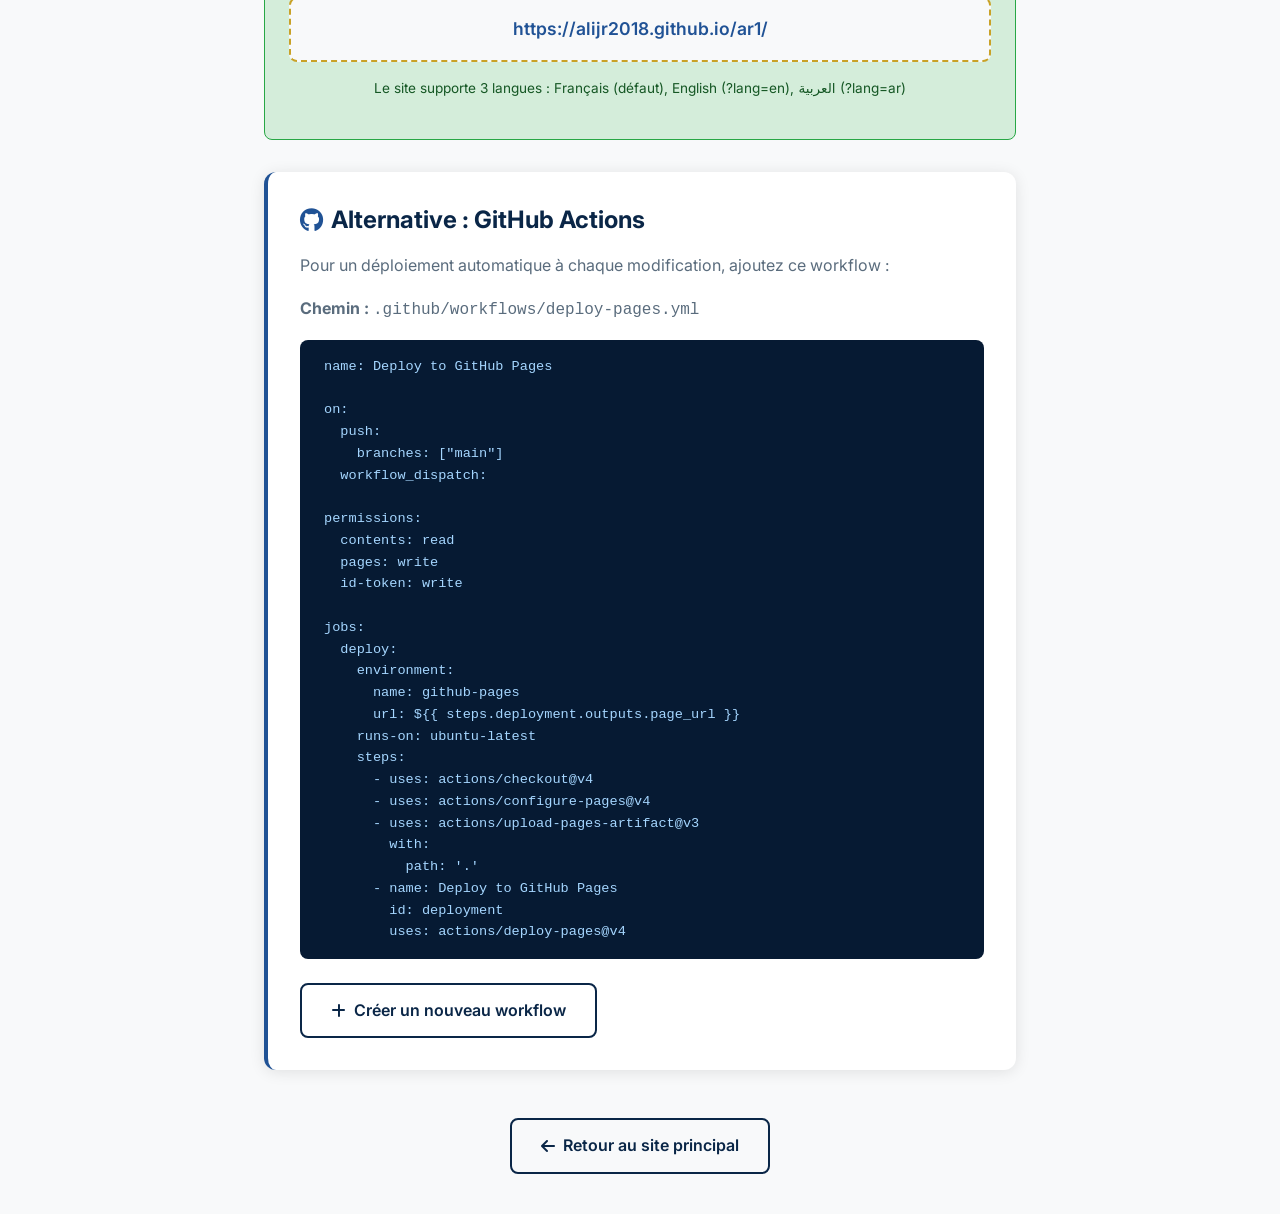
<file: deploy.html>
<!DOCTYPE html>
<html lang="fr" dir="ltr">
<head>
  <meta charset="UTF-8">
  <meta name="viewport" content="width=device-width, initial-scale=1.0">
  <title>Déploiement GitHub Pages - Assurances Hefiri Zineb</title>
  <link rel="preconnect" href="https://fonts.googleapis.com">
  <link rel="preconnect" href="https://fonts.gstatic.com" crossorigin>
  <link href="https://fonts.googleapis.com/css2?family=Inter:wght@300;400;500;600;700;800&display=swap" rel="stylesheet">
  <link rel="stylesheet" href="https://cdnjs.cloudflare.com/ajax/libs/font-awesome/6.5.1/css/all.min.css">
  <link rel="stylesheet" href="css/style.css">
  <style>
    .deploy-page { padding-top: 100px; min-height: 100vh; background: var(--light); }
    .deploy-container { max-width: 800px; margin: 0 auto; padding: 2rem 1.5rem; }
    .deploy-hero { background: linear-gradient(135deg, var(--primary), var(--secondary)); color: white; padding: 3rem 2rem; border-radius: var(--radius-lg); margin-bottom: 2rem; text-align: center; }
    .deploy-hero h1 { color: white; font-size: 2rem; margin-bottom: 0.5rem; }
    .deploy-hero p { color: rgba(255,255,255,0.85); font-size: 1.1rem; margin: 0; }
    .step-card { background: white; border-radius: var(--radius-lg); padding: 2rem; margin-bottom: 1.5rem; box-shadow: var(--shadow); border-left: 4px solid var(--accent); }
    .step-card .step-number { display: inline-flex; align-items: center; justify-content: center; width: 36px; height: 36px; background: var(--accent); color: white; border-radius: 50%; font-weight: 700; margin-right: 0.75rem; flex-shrink: 0; }
    .step-card h3 { display: flex; align-items: center; margin-bottom: 1rem; }
    .step-card p { color: var(--text-light); line-height: 1.7; }
    .step-card .btn { margin-top: 1rem; }
    .warning-box { background: #fff3cd; border: 1px solid #ffc107; border-radius: var(--radius); padding: 1.2rem; margin-bottom: 1.5rem; display: flex; gap: 0.75rem; align-items: flex-start; }
    .warning-box i { color: #856404; font-size: 1.2rem; margin-top: 2px; }
    .warning-box p { margin: 0; color: #856404; font-size: 0.9rem; }
    .success-box { background: #d4edda; border: 1px solid #28a745; border-radius: var(--radius); padding: 1.5rem; text-align: center; margin-top: 2rem; }
    .success-box h3 { color: #155724; margin-bottom: 0.5rem; }
    .success-box p { color: #155724; }
    .code-block { background: var(--primary-dark); color: #a5d6ff; padding: 1rem 1.5rem; border-radius: var(--radius); font-family: 'Courier New', monospace; font-size: 0.85rem; overflow-x: auto; white-space: pre; margin: 1rem 0; }
    .url-box { background: var(--light); border: 2px dashed var(--accent); border-radius: var(--radius); padding: 1rem; text-align: center; margin: 1rem 0; font-size: 1.1rem; font-weight: 600; color: var(--primary); }
    html[dir="rtl"] .step-card { border-left: none; border-right: 4px solid var(--accent); }
  </style>
</head>
<body>
  <header class="header">
    <nav class="nav">
      <a href="index.html" class="nav-brand">
        <div class="logo-icon">HZ</div>
        <div class="nav-brand-text">
          <span class="brand-name">Assurances Hefiri Zineb S.A.R.L.</span>
          <span class="brand-tagline">Guide de déploiement</span>
        </div>
      </a>
      <div class="nav-right">
        <a href="index.html" class="btn btn-primary" style="padding:0.5rem 1rem;font-size:0.85rem">
          <i class="fas fa-arrow-left"></i> Retour au site
        </a>
      </div>
    </nav>
  </header>

  <div class="deploy-page">
    <div class="deploy-container">
      <div class="deploy-hero">
        <h1><i class="fab fa-github"></i> Déploiement GitHub Pages</h1>
        <p>Suivez ces étapes simples pour mettre votre site en ligne</p>
      </div>

      <div class="warning-box">
        <i class="fas fa-exclamation-triangle"></i>
        <p><strong>Important :</strong> Le dépôt est actuellement <strong>privé</strong>. GitHub Pages nécessite un dépôt <strong>public</strong> (plan gratuit) pour fonctionner. Suivez l'étape 1 ci-dessous.</p>
      </div>

      <!-- Step 1 -->
      <div class="step-card">
        <h3><span class="step-number">1</span> Rendre le dépôt PUBLIC</h3>
        <p>Pour que GitHub Pages fonctionne avec un plan gratuit, le dépôt doit être visible publiquement.</p>
        <p><strong>Comment faire :</strong></p>
        <ol style="margin:0.5rem 0;padding-left:1.5rem;color:var(--text-light)">
          <li>Allez dans les paramètres du dépôt</li>
          <li>Descendez jusqu'à "Danger Zone" (tout en bas)</li>
          <li>Cliquez "Change repository visibility"</li>
          <li>Sélectionnez "Public" et confirmez</li>
        </ol>
        <a href="https://github.com/alijr2018/ar1/settings" target="_blank" class="btn btn-primary">
          <i class="fas fa-external-link-alt"></i> Ouvrir les paramètres du dépôt
        </a>
      </div>

      <!-- Step 2 -->
      <div class="step-card">
        <h3><span class="step-number">2</span> Activer GitHub Pages</h3>
        <p>Dans les paramètres du dépôt, activez le déploiement depuis la branche <code>main</code>.</p>
        <p><strong>Configuration :</strong></p>
        <ul style="margin:0.5rem 0;padding-left:1.5rem;color:var(--text-light)">
          <li><strong>Source :</strong> Deploy from a branch</li>
          <li><strong>Branch :</strong> <code>main</code></li>
          <li><strong>Folder :</strong> <code>/ (root)</code></li>
        </ul>
        <a href="https://github.com/alijr2018/ar1/settings/pages" target="_blank" class="btn btn-primary">
          <i class="fas fa-external-link-alt"></i> Ouvrir GitHub Pages
        </a>
      </div>

      <!-- Step 3 -->
      <div class="step-card">
        <h3><span class="step-number">3</span> Attendre le déploiement</h3>
        <p>GitHub va construire et déployer votre site automatiquement. Cela prend généralement <strong>1 à 3 minutes</strong>.</p>
        <p>Vous recevrez une notification par email quand le déploiement sera terminé.</p>
      </div>

      <!-- Result -->
      <div class="success-box">
        <h3><i class="fas fa-check-circle"></i> Votre site sera en ligne à :</h3>
        <div class="url-box">
          <a href="https://alijr2018.github.io/ar1/" target="_blank">https://alijr2018.github.io/ar1/</a>
        </div>
        <p style="font-size:0.85rem;margin-top:0.5rem">Le site supporte 3 langues : Français (défaut), English (?lang=en), العربية (?lang=ar)</p>
      </div>

      <!-- Alternative: GitHub Actions -->
      <div class="step-card" style="margin-top:2rem;border-left-color:var(--secondary)">
        <h3><i class="fab fa-github" style="color:var(--secondary);margin-right:0.5rem"></i> Alternative : GitHub Actions</h3>
        <p>Pour un déploiement automatique à chaque modification, ajoutez ce workflow :</p>
        <p><strong>Chemin :</strong> <code>.github/workflows/deploy-pages.yml</code></p>
        <div class="code-block">name: Deploy to GitHub Pages

on:
  push:
    branches: ["main"]
  workflow_dispatch:

permissions:
  contents: read
  pages: write
  id-token: write

jobs:
  deploy:
    environment:
      name: github-pages
      url: ${{ steps.deployment.outputs.page_url }}
    runs-on: ubuntu-latest
    steps:
      - uses: actions/checkout@v4
      - uses: actions/configure-pages@v4
      - uses: actions/upload-pages-artifact@v3
        with:
          path: '.'
      - name: Deploy to GitHub Pages
        id: deployment
        uses: actions/deploy-pages@v4</div>
        <a href="https://github.com/alijr2018/ar1/actions/new" target="_blank" class="btn btn-outline" style="margin-top:0.5rem">
          <i class="fas fa-plus"></i> Créer un nouveau workflow
        </a>
      </div>

      <div style="text-align:center;margin-top:2rem;padding:1rem">
        <a href="index.html" class="btn btn-outline">
          <i class="fas fa-arrow-left"></i> Retour au site principal
        </a>
      </div>
    </div>
  </div>
</body>
</html>
</file>
<file: css/style.css>
/* ============================================
   ASSURANCES HEFIRI ZINEB - Main Stylesheet
   Professional Insurance Website
   ============================================ */

/* === CSS Variables === */
:root {
  --primary: #0a2647;
  --primary-light: #144272;
  --primary-dark: #061a33;
  --secondary: #205295;
  --accent: #c9a227;
  --accent-light: #e0c068;
  --accent-dark: #a68520;
  --white: #ffffff;
  --light: #f8f9fa;
  --light-gray: #e9ecef;
  --medium-gray: #6c757d;
  --dark-gray: #343a40;
  --text: #2c3e50;
  --text-light: #5a6c7d;
  --success: #28a745;
  --danger: #dc3545;
  --shadow: 0 2px 15px rgba(0, 0, 0, 0.1);
  --shadow-lg: 0 10px 40px rgba(0, 0, 0, 0.15);
  --radius: 8px;
  --radius-lg: 12px;
  --transition: all 0.3s ease;
  --font-main: 'Inter', 'Segoe UI', system-ui, sans-serif;
  --font-arabic: 'Tajawal', 'Cairo', 'Noto Sans Arabic', sans-serif;
}

/* === Reset & Base === */
*, *::before, *::after {
  margin: 0;
  padding: 0;
  box-sizing: border-box;
}

html {
  scroll-behavior: smooth;
  font-size: 16px;
}

body {
  font-family: var(--font-main);
  color: var(--text);
  line-height: 1.6;
  background: var(--white);
  overflow-x: hidden;
}

html[dir="rtl"] body {
  font-family: var(--font-arabic);
}

img {
  max-width: 100%;
  height: auto;
}

a {
  color: var(--secondary);
  text-decoration: none;
  transition: var(--transition);
}

a:hover {
  color: var(--accent);
}

ul {
  list-style: none;
}

/* === Typography === */
h1, h2, h3, h4, h5, h6 {
  color: var(--primary);
  line-height: 1.3;
  font-weight: 700;
}

h1 { font-size: 2.5rem; }
h2 { font-size: 2rem; }
h3 { font-size: 1.5rem; }
h4 { font-size: 1.25rem; }

p {
  margin-bottom: 1rem;
  color: var(--text-light);
}

/* === Container === */
.container {
  max-width: 1200px;
  margin: 0 auto;
  padding: 0 1.5rem;
}

/* === Section Styling === */
.section {
  padding: 5rem 0;
}

.section-header {
  text-align: center;
  margin-bottom: 3rem;
}

.section-header h2 {
  font-size: 2.2rem;
  margin-bottom: 0.75rem;
  position: relative;
  display: inline-block;
}

.section-header h2::after {
  content: '';
  position: absolute;
  bottom: -8px;
  left: 50%;
  transform: translateX(-50%);
  width: 60px;
  height: 3px;
  background: var(--accent);
  border-radius: 2px;
}

html[dir="rtl"] .section-header h2::after {
  left: 50%;
  transform: translateX(-50%);
}

.section-header p {
  font-size: 1.1rem;
  max-width: 600px;
  margin: 1rem auto 0;
}

/* === Buttons === */
.btn {
  display: inline-flex;
  align-items: center;
  gap: 0.5rem;
  padding: 0.8rem 1.8rem;
  border: none;
  border-radius: var(--radius);
  font-size: 1rem;
  font-weight: 600;
  cursor: pointer;
  transition: var(--transition);
  text-decoration: none;
}

.btn-primary {
  background: var(--accent);
  color: var(--white);
}

.btn-primary:hover {
  background: var(--accent-dark);
  color: var(--white);
  transform: translateY(-2px);
  box-shadow: var(--shadow);
}

.btn-secondary {
  background: transparent;
  color: var(--white);
  border: 2px solid var(--white);
}

.btn-secondary:hover {
  background: var(--white);
  color: var(--primary);
}

.btn-outline {
  background: transparent;
  color: var(--primary);
  border: 2px solid var(--primary);
}

.btn-outline:hover {
  background: var(--primary);
  color: var(--white);
}

.btn-whatsapp {
  background: #25D366;
  color: var(--white);
}

.btn-whatsapp:hover {
  background: #1da851;
  color: var(--white);
}

/* === Header / Navigation === */
.header {
  position: fixed;
  top: 0;
  left: 0;
  right: 0;
  z-index: 1000;
  background: var(--white);
  box-shadow: var(--shadow);
  transition: var(--transition);
}

.header.scrolled {
  box-shadow: 0 4px 20px rgba(0, 0, 0, 0.15);
}

.nav {
  display: flex;
  align-items: center;
  justify-content: space-between;
  padding: 0.8rem 1.5rem;
  max-width: 1400px;
  margin: 0 auto;
}

.nav-brand {
  display: flex;
  align-items: center;
  gap: 0.75rem;
}

.nav-brand .logo-icon {
  width: 45px;
  height: 45px;
  background: linear-gradient(135deg, var(--primary), var(--secondary));
  border-radius: 50%;
  display: flex;
  align-items: center;
  justify-content: center;
  color: var(--accent);
  font-size: 1.3rem;
  font-weight: 700;
}

.nav-brand-text {
  display: flex;
  flex-direction: column;
}

.nav-brand-text .brand-name {
  font-size: 0.95rem;
  font-weight: 700;
  color: var(--primary);
  line-height: 1.2;
}

.nav-brand-text .brand-tagline {
  font-size: 0.7rem;
  color: var(--medium-gray);
}

.nav-links {
  display: flex;
  align-items: center;
  gap: 1.5rem;
}

.nav-links a {
  color: var(--text);
  font-weight: 500;
  font-size: 0.9rem;
  position: relative;
  padding: 0.3rem 0;
}

.nav-links a::after {
  content: '';
  position: absolute;
  bottom: 0;
  left: 0;
  width: 0;
  height: 2px;
  background: var(--accent);
  transition: var(--transition);
}

html[dir="rtl"] .nav-links a::after {
  left: auto;
  right: 0;
}

.nav-links a:hover::after,
.nav-links a.active::after {
  width: 100%;
}

.nav-links a:hover,
.nav-links a.active {
  color: var(--primary);
}

.nav-right {
  display: flex;
  align-items: center;
  gap: 1rem;
}

/* Language Selector */
.lang-selector {
  position: relative;
}

.lang-btn {
  display: flex;
  align-items: center;
  gap: 0.4rem;
  padding: 0.4rem 0.8rem;
  border: 1px solid var(--light-gray);
  border-radius: var(--radius);
  background: var(--white);
  cursor: pointer;
  font-size: 0.85rem;
  color: var(--text);
  transition: var(--transition);
}

.lang-btn:hover {
  border-color: var(--secondary);
}

.lang-dropdown {
  position: absolute;
  top: 100%;
  right: 0;
  margin-top: 0.3rem;
  background: var(--white);
  border: 1px solid var(--light-gray);
  border-radius: var(--radius);
  box-shadow: var(--shadow-lg);
  min-width: 140px;
  display: none;
  z-index: 1001;
}

html[dir="rtl"] .lang-dropdown {
  right: auto;
  left: 0;
}

.lang-dropdown.active {
  display: block;
}

.lang-dropdown button {
  display: flex;
  align-items: center;
  gap: 0.5rem;
  width: 100%;
  padding: 0.6rem 1rem;
  border: none;
  background: none;
  cursor: pointer;
  font-size: 0.9rem;
  color: var(--text);
  transition: var(--transition);
}

.lang-dropdown button:hover {
  background: var(--light);
}

.lang-dropdown button.active {
  background: var(--light);
  font-weight: 600;
  color: var(--primary);
}

/* Mobile Menu Toggle */
.nav-toggle {
  display: none;
  flex-direction: column;
  gap: 5px;
  cursor: pointer;
  padding: 5px;
}

.nav-toggle span {
  width: 25px;
  height: 2px;
  background: var(--primary);
  border-radius: 2px;
  transition: var(--transition);
}

/* === Hero Section === */
.hero {
  position: relative;
  min-height: 100vh;
  display: flex;
  align-items: center;
  background: linear-gradient(135deg, var(--primary) 0%, var(--primary-light) 50%, var(--secondary) 100%);
  overflow: hidden;
}

.hero::before {
  content: '';
  position: absolute;
  top: 0;
  left: 0;
  right: 0;
  bottom: 0;
  background: url('data:image/svg+xml,<svg xmlns="http://www.w3.org/2000/svg" viewBox="0 0 1440 320"><path fill="rgba(255,255,255,0.03)" d="M0,96L48,112C96,128,192,160,288,186.7C384,213,480,235,576,213.3C672,192,768,128,864,128C960,128,1056,192,1152,208C1248,224,1344,192,1392,176L1440,160L1440,320L1392,320C1344,320,1248,320,1152,320C1056,320,960,320,864,320C768,320,672,320,576,320C480,320,384,320,288,320C192,320,96,320,48,320L0,320Z"></path></svg>') no-repeat bottom center;
  background-size: cover;
}

.hero-content {
  position: relative;
  z-index: 2;
  max-width: 700px;
  padding: 2rem 0;
}

.hero h1 {
  font-size: 3rem;
  color: var(--white);
  margin-bottom: 1.5rem;
  line-height: 1.2;
}

.hero h1 .highlight {
  color: var(--accent);
}

.hero p {
  font-size: 1.2rem;
  color: rgba(255, 255, 255, 0.85);
  margin-bottom: 2rem;
  max-width: 550px;
}

.hero-buttons {
  display: flex;
  gap: 1rem;
  flex-wrap: wrap;
}

.hero-decoration {
  position: absolute;
  right: -50px;
  top: 50%;
  transform: translateY(-50%);
  width: 500px;
  height: 500px;
  background: radial-gradient(circle, rgba(201, 162, 39, 0.1) 0%, transparent 70%);
  border-radius: 50%;
}

html[dir="rtl"] .hero-decoration {
  right: auto;
  left: -50px;
}

/* === Services Section === */
.services-grid {
  display: grid;
  grid-template-columns: repeat(auto-fit, minmax(320px, 1fr));
  gap: 2rem;
}

.service-card {
  background: var(--white);
  border-radius: var(--radius-lg);
  padding: 2rem;
  box-shadow: var(--shadow);
  transition: var(--transition);
  border: 1px solid transparent;
  position: relative;
  overflow: hidden;
}

.service-card::before {
  content: '';
  position: absolute;
  top: 0;
  left: 0;
  right: 0;
  height: 4px;
  background: linear-gradient(90deg, var(--primary), var(--accent));
}

.service-card:hover {
  transform: translateY(-5px);
  box-shadow: var(--shadow-lg);
  border-color: var(--accent);
}

.service-icon {
  width: 60px;
  height: 60px;
  background: linear-gradient(135deg, var(--primary), var(--secondary));
  border-radius: 50%;
  display: flex;
  align-items: center;
  justify-content: center;
  margin-bottom: 1.5rem;
  color: var(--white);
  font-size: 1.5rem;
}

.service-card h3 {
  font-size: 1.3rem;
  margin-bottom: 0.75rem;
  color: var(--primary);
}

.service-card p {
  font-size: 0.95rem;
  margin-bottom: 1rem;
}

.service-guarantees {
  display: flex;
  flex-wrap: wrap;
  gap: 0.4rem;
}

.service-guarantees span {
  background: var(--light);
  color: var(--primary);
  padding: 0.2rem 0.6rem;
  border-radius: 20px;
  font-size: 0.75rem;
  font-weight: 500;
}

/* === About Section === */
.about-section {
  background: var(--light);
}

.about-content {
  display: grid;
  grid-template-columns: 1fr 1fr;
  gap: 3rem;
  align-items: center;
}

.about-text p {
  font-size: 1.05rem;
  line-height: 1.8;
  margin-bottom: 1.5rem;
}

.about-values {
  display: grid;
  grid-template-columns: 1fr 1fr;
  gap: 1.5rem;
}

.value-card {
  background: var(--white);
  padding: 1.5rem;
  border-radius: var(--radius);
  box-shadow: var(--shadow);
  text-align: center;
  transition: var(--transition);
}

.value-card:hover {
  transform: translateY(-3px);
}

.value-card .value-icon {
  width: 50px;
  height: 50px;
  background: linear-gradient(135deg, var(--accent), var(--accent-light));
  border-radius: 50%;
  display: flex;
  align-items: center;
  justify-content: center;
  margin: 0 auto 1rem;
  color: var(--white);
  font-size: 1.2rem;
}

.value-card h4 {
  font-size: 1rem;
  margin-bottom: 0.4rem;
}

.value-card p {
  font-size: 0.85rem;
  margin-bottom: 0;
}

/* === Stats Section === */
.stats-section {
  background: linear-gradient(135deg, var(--primary), var(--primary-light));
  padding: 4rem 0;
}

.stats-grid {
  display: grid;
  grid-template-columns: repeat(4, 1fr);
  gap: 2rem;
}

.stat-item {
  text-align: center;
  color: var(--white);
}

.stat-number {
  font-size: 3rem;
  font-weight: 700;
  color: var(--accent);
  display: block;
  line-height: 1.2;
}

.stat-label {
  font-size: 0.95rem;
  opacity: 0.85;
  margin-top: 0.3rem;
}

/* === Agencies Section === */
.agencies-grid {
  display: grid;
  grid-template-columns: repeat(auto-fit, minmax(350px, 1fr));
  gap: 2rem;
}

.agency-card {
  background: var(--white);
  border-radius: var(--radius-lg);
  padding: 2rem;
  box-shadow: var(--shadow);
  border: 1px solid var(--light-gray);
  transition: var(--transition);
}

.agency-card:hover {
  box-shadow: var(--shadow-lg);
  border-color: var(--accent);
}

.agency-card .agency-badge {
  display: inline-block;
  background: var(--accent);
  color: var(--white);
  padding: 0.2rem 0.8rem;
  border-radius: 20px;
  font-size: 0.75rem;
  font-weight: 600;
  margin-bottom: 1rem;
}

.agency-card h3 {
  font-size: 1.2rem;
  margin-bottom: 1rem;
}

.agency-info {
  margin-bottom: 1.5rem;
}

.agency-info-item {
  display: flex;
  align-items: flex-start;
  gap: 0.75rem;
  margin-bottom: 0.7rem;
}

.agency-info-item i {
  color: var(--accent);
  width: 18px;
  flex-shrink: 0;
  margin-top: 3px;
}

.agency-info-item span {
  font-size: 0.9rem;
  color: var(--text-light);
}

.agency-info-item a {
  color: var(--text);
  font-weight: 500;
}

.agency-actions {
  display: flex;
  gap: 0.5rem;
  flex-wrap: wrap;
}

.agency-actions .btn {
  padding: 0.5rem 1rem;
  font-size: 0.85rem;
}

.agency-map {
  margin-top: 1.5rem;
  border-radius: var(--radius);
  overflow: hidden;
  height: 180px;
}

.agency-map iframe {
  width: 100%;
  height: 100%;
  border: none;
}

/* === Quote Form Section === */
.quote-section {
  background: linear-gradient(135deg, var(--light), var(--white));
}

.quote-form {
  max-width: 700px;
  margin: 0 auto;
  background: var(--white);
  padding: 2.5rem;
  border-radius: var(--radius-lg);
  box-shadow: var(--shadow-lg);
}

.form-group {
  margin-bottom: 1.5rem;
}

.form-group label {
  display: block;
  margin-bottom: 0.4rem;
  font-weight: 600;
  color: var(--primary);
  font-size: 0.9rem;
}

.form-group input,
.form-group select,
.form-group textarea {
  width: 100%;
  padding: 0.8rem 1rem;
  border: 2px solid var(--light-gray);
  border-radius: var(--radius);
  font-size: 1rem;
  transition: var(--transition);
  font-family: inherit;
}

.form-group input:focus,
.form-group select:focus,
.form-group textarea:focus {
  outline: none;
  border-color: var(--secondary);
  box-shadow: 0 0 0 3px rgba(32, 82, 149, 0.1);
}

.form-group textarea {
  min-height: 120px;
  resize: vertical;
}

.form-row {
  display: grid;
  grid-template-columns: 1fr 1fr;
  gap: 1rem;
}

.form-message {
  display: none;
  padding: 1rem;
  border-radius: var(--radius);
  margin-top: 1rem;
  font-weight: 500;
}

.form-message.success {
  display: block;
  background: #d4edda;
  color: #155724;
  border: 1px solid #c3e6cb;
}

.form-message.error {
  display: block;
  background: #f8d7da;
  color: #721c24;
  border: 1px solid #f5c6cb;
}

/* === FAQ Section === */
.faq-section {
  background: var(--light);
}

.faq-list {
  max-width: 800px;
  margin: 0 auto;
}

.faq-item {
  background: var(--white);
  border-radius: var(--radius);
  margin-bottom: 1rem;
  box-shadow: var(--shadow);
  overflow: hidden;
}

.faq-question {
  display: flex;
  align-items: center;
  justify-content: space-between;
  padding: 1.2rem 1.5rem;
  cursor: pointer;
  font-weight: 600;
  color: var(--primary);
  transition: var(--transition);
}

.faq-question:hover {
  background: var(--light);
}

.faq-question i {
  transition: var(--transition);
  color: var(--accent);
}

.faq-item.active .faq-question i {
  transform: rotate(180deg);
}

.faq-answer {
  max-height: 0;
  overflow: hidden;
  transition: max-height 0.3s ease;
}

.faq-answer p {
  padding: 0 1.5rem 1.2rem;
  font-size: 0.95rem;
  line-height: 1.7;
}

/* === Contact Section === */
.contact-section {
  background: var(--white);
}

.contact-grid {
  display: grid;
  grid-template-columns: 1fr 1fr;
  gap: 3rem;
}

.contact-info-list {
  display: flex;
  flex-direction: column;
  gap: 1.5rem;
}

.contact-info-item {
  display: flex;
  align-items: flex-start;
  gap: 1rem;
}

.contact-info-item .icon-circle {
  width: 45px;
  height: 45px;
  min-width: 45px;
  background: linear-gradient(135deg, var(--primary), var(--secondary));
  border-radius: 50%;
  display: flex;
  align-items: center;
  justify-content: center;
  color: var(--white);
  font-size: 1rem;
}

.contact-info-item h4 {
  font-size: 0.95rem;
  margin-bottom: 0.2rem;
}

.contact-info-item p,
.contact-info-item a {
  font-size: 0.9rem;
  color: var(--text-light);
  margin-bottom: 0;
}

/* === Footer === */
.footer {
  background: var(--primary-dark);
  color: rgba(255, 255, 255, 0.8);
  padding: 4rem 0 2rem;
}

.footer-grid {
  display: grid;
  grid-template-columns: 2fr 1fr 1fr 1fr;
  gap: 2rem;
  margin-bottom: 3rem;
}

.footer-brand p {
  color: rgba(255, 255, 255, 0.7);
  font-size: 0.9rem;
  margin-top: 1rem;
}

.footer h4 {
  color: var(--white);
  font-size: 1.1rem;
  margin-bottom: 1.2rem;
}

.footer-links a {
  display: block;
  color: rgba(255, 255, 255, 0.7);
  padding: 0.3rem 0;
  font-size: 0.9rem;
  transition: var(--transition);
}

.footer-links a:hover {
  color: var(--accent);
  padding-left: 5px;
}

html[dir="rtl"] .footer-links a:hover {
  padding-left: 0;
  padding-right: 5px;
}

.footer-contact p {
  display: flex;
  align-items: center;
  gap: 0.5rem;
  margin-bottom: 0.6rem;
  font-size: 0.9rem;
  color: rgba(255, 255, 255, 0.7);
}

.footer-contact i {
  color: var(--accent);
  width: 16px;
}

.footer-bottom {
  border-top: 1px solid rgba(255, 255, 255, 0.1);
  padding-top: 2rem;
  display: flex;
  align-items: center;
  justify-content: space-between;
  flex-wrap: wrap;
  gap: 1rem;
}

.footer-bottom p {
  font-size: 0.85rem;
  color: rgba(255, 255, 255, 0.6);
  margin-bottom: 0;
}

.footer-social {
  display: flex;
  gap: 0.8rem;
}

.footer-social a {
  width: 36px;
  height: 36px;
  border-radius: 50%;
  background: rgba(255, 255, 255, 0.1);
  display: flex;
  align-items: center;
  justify-content: center;
  color: var(--white);
  font-size: 0.9rem;
  transition: var(--transition);
}

.footer-social a:hover {
  background: var(--accent);
  transform: translateY(-2px);
}

/* === WhatsApp Float Button === */
.whatsapp-float {
  position: fixed;
  bottom: 30px;
  right: 30px;
  z-index: 999;
  display: flex;
  align-items: center;
  gap: 0.5rem;
}

html[dir="rtl"] .whatsapp-float {
  right: auto;
  left: 30px;
}

.whatsapp-float a {
  width: 55px;
  height: 55px;
  background: #25D366;
  border-radius: 50%;
  display: flex;
  align-items: center;
  justify-content: center;
  color: var(--white);
  font-size: 1.6rem;
  box-shadow: 0 4px 15px rgba(37, 211, 102, 0.4);
  transition: var(--transition);
  animation: pulse-wa 2s infinite;
}

.whatsapp-float a:hover {
  transform: scale(1.1);
  box-shadow: 0 6px 20px rgba(37, 211, 102, 0.6);
}

@keyframes pulse-wa {
  0% { box-shadow: 0 0 0 0 rgba(37, 211, 102, 0.5); }
  70% { box-shadow: 0 0 0 15px rgba(37, 211, 102, 0); }
  100% { box-shadow: 0 0 0 0 rgba(37, 211, 102, 0); }
}

/* === Legal Page === */
.legal-section {
  padding-top: 120px;
}

.legal-content {
  max-width: 800px;
  margin: 0 auto;
}

.legal-content h3 {
  margin-top: 2rem;
  margin-bottom: 1rem;
  color: var(--primary);
}

.legal-content p {
  white-space: pre-line;
  line-height: 1.8;
}

/* === Scroll to Top === */
.scroll-top {
  position: fixed;
  bottom: 30px;
  left: 30px;
  width: 40px;
  height: 40px;
  background: var(--primary);
  color: var(--white);
  border: none;
  border-radius: 50%;
  cursor: pointer;
  display: none;
  align-items: center;
  justify-content: center;
  font-size: 1rem;
  transition: var(--transition);
  z-index: 998;
}

html[dir="rtl"] .scroll-top {
  left: auto;
  right: 100px;
}

.scroll-top.visible {
  display: flex;
}

.scroll-top:hover {
  background: var(--accent);
  transform: translateY(-3px);
}

/* === Map Section === */
.map-section {
  background: var(--light);
  padding: 3rem 0;
}

.map-container {
  border-radius: var(--radius-lg);
  overflow: hidden;
  box-shadow: var(--shadow-lg);
  height: 400px;
}

.map-container iframe {
  width: 100%;
  height: 100%;
  border: none;
}

/* === Responsive === */
@media (max-width: 1024px) {
  .footer-grid {
    grid-template-columns: 1fr 1fr;
  }
  
  .stats-grid {
    grid-template-columns: repeat(2, 1fr);
  }
}

@media (max-width: 768px) {
  html { font-size: 15px; }
  
  .nav-links {
    display: none;
    position: absolute;
    top: 100%;
    left: 0;
    right: 0;
    background: var(--white);
    flex-direction: column;
    padding: 1rem;
    box-shadow: var(--shadow-lg);
    gap: 0;
  }
  
  .nav-links.active {
    display: flex;
  }
  
  .nav-links a {
    padding: 0.8rem;
    border-bottom: 1px solid var(--light-gray);
  }
  
  .nav-toggle {
    display: flex;
  }
  
  .hero h1 {
    font-size: 2.2rem;
  }
  
  .hero p {
    font-size: 1rem;
  }
  
  .hero-buttons {
    flex-direction: column;
  }
  
  .about-content {
    grid-template-columns: 1fr;
  }
  
  .about-values {
    grid-template-columns: 1fr 1fr;
  }
  
  .stats-grid {
    grid-template-columns: repeat(2, 1fr);
    gap: 1.5rem;
  }
  
  .stat-number {
    font-size: 2.2rem;
  }
  
  .services-grid {
    grid-template-columns: 1fr;
  }
  
  .agencies-grid {
    grid-template-columns: 1fr;
  }
  
  .contact-grid {
    grid-template-columns: 1fr;
  }
  
  .form-row {
    grid-template-columns: 1fr;
  }
  
  .footer-grid {
    grid-template-columns: 1fr;
  }
  
  .footer-bottom {
    flex-direction: column;
    text-align: center;
  }
  
  .hero-decoration {
    display: none;
  }
}

@media (max-width: 480px) {
  .hero h1 {
    font-size: 1.8rem;
  }
  
  .section {
    padding: 3rem 0;
  }
  
  .about-values {
    grid-template-columns: 1fr;
  }
  
  .quote-form {
    padding: 1.5rem;
  }
}

/* === Animations === */
.fade-in {
  opacity: 0;
  transform: translateY(20px);
  transition: opacity 0.6s ease, transform 0.6s ease;
}

.fade-in.visible {
  opacity: 1;
  transform: translateY(0);
}

/* === Print Styles === */
@media print {
  .header, .whatsapp-float, .scroll-top, .hero-decoration {
    display: none !important;
  }
  
  .hero {
    min-height: auto;
    padding: 2rem 0;
  }
  
  .section {
    padding: 2rem 0;
  }
}
</file>
